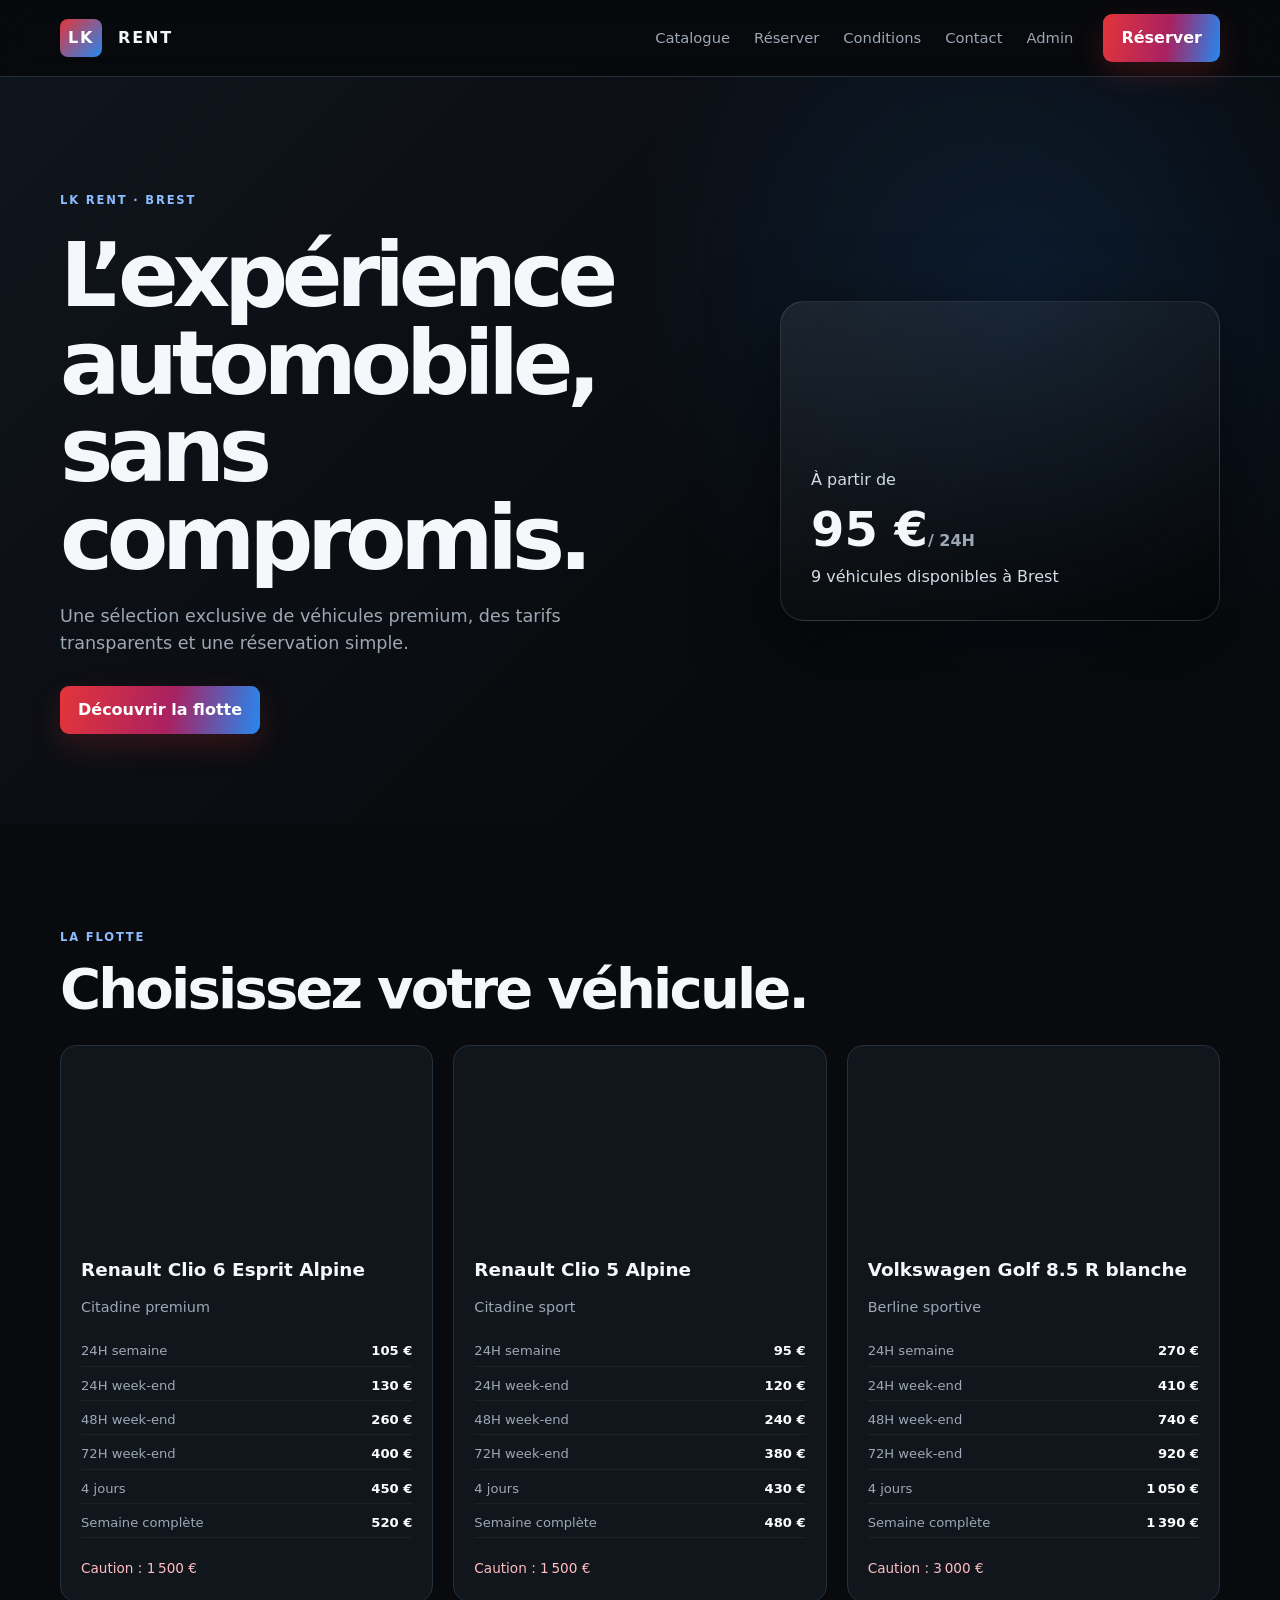
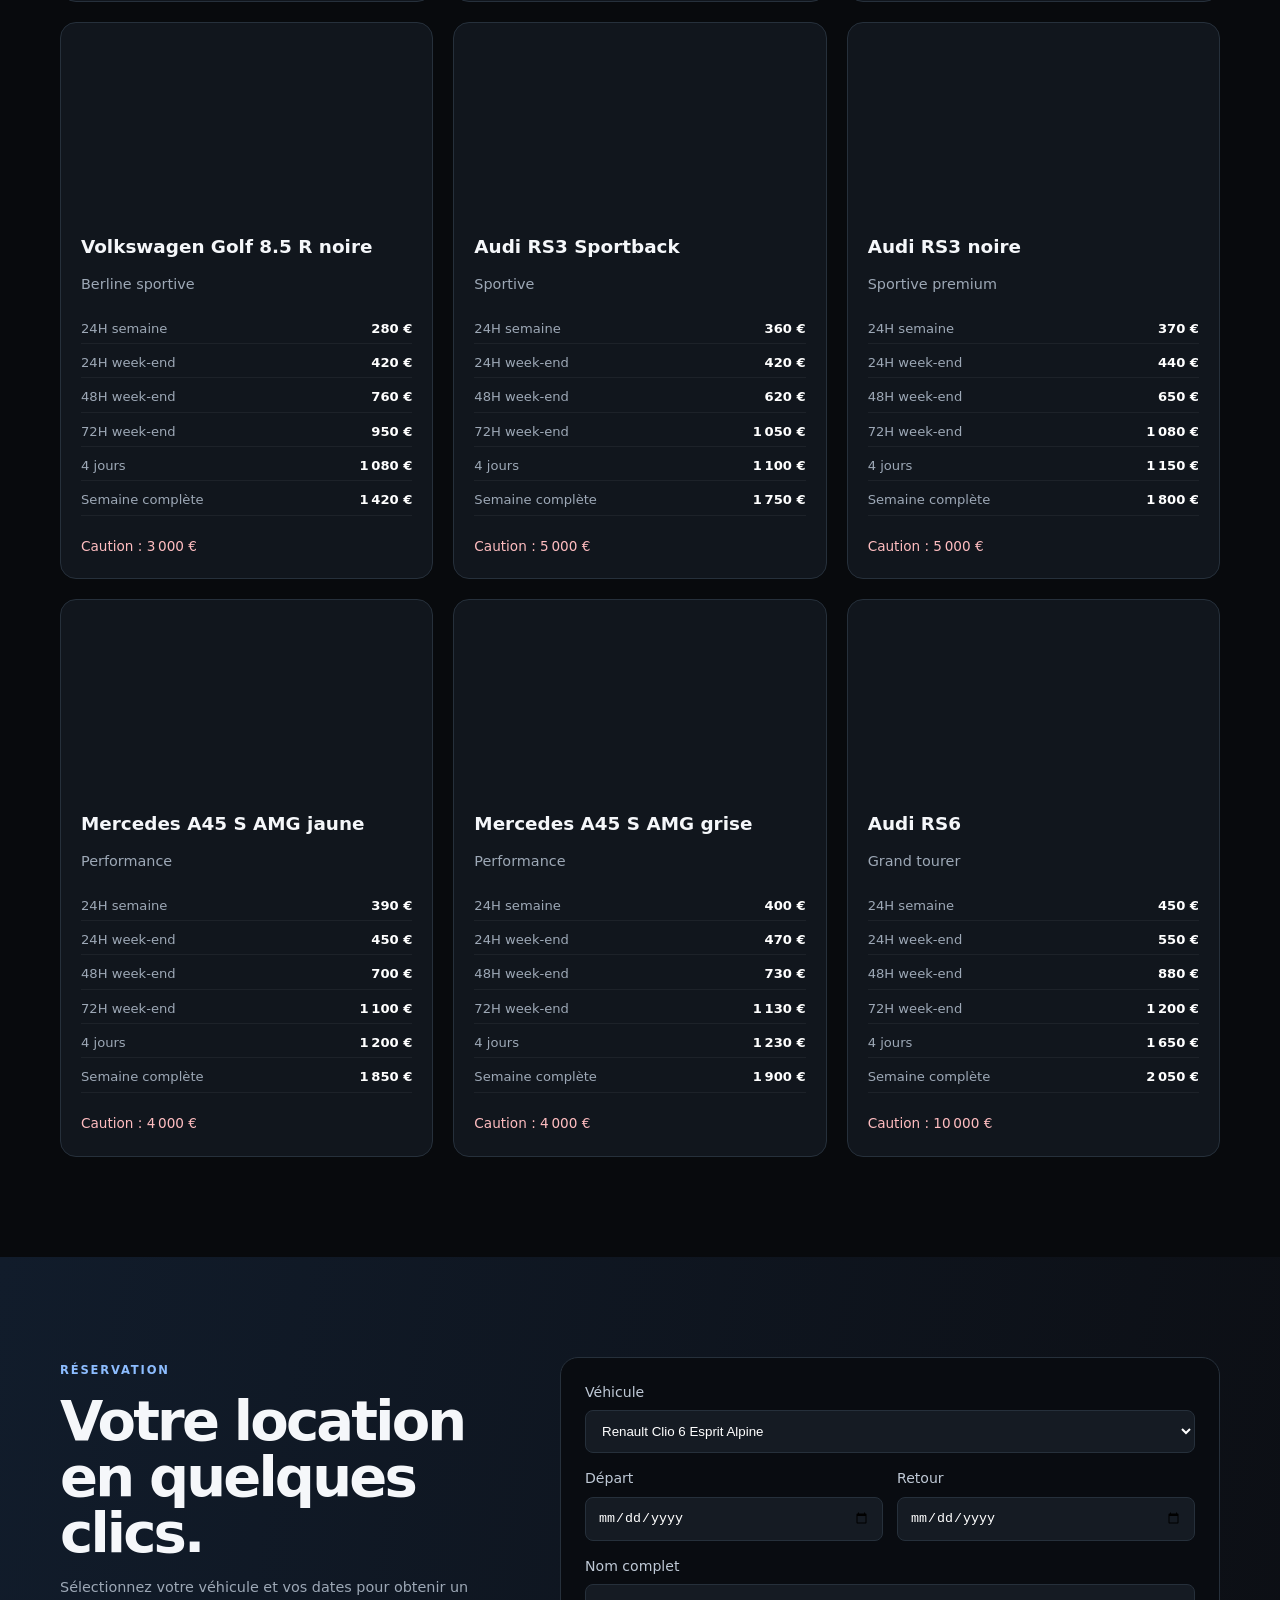
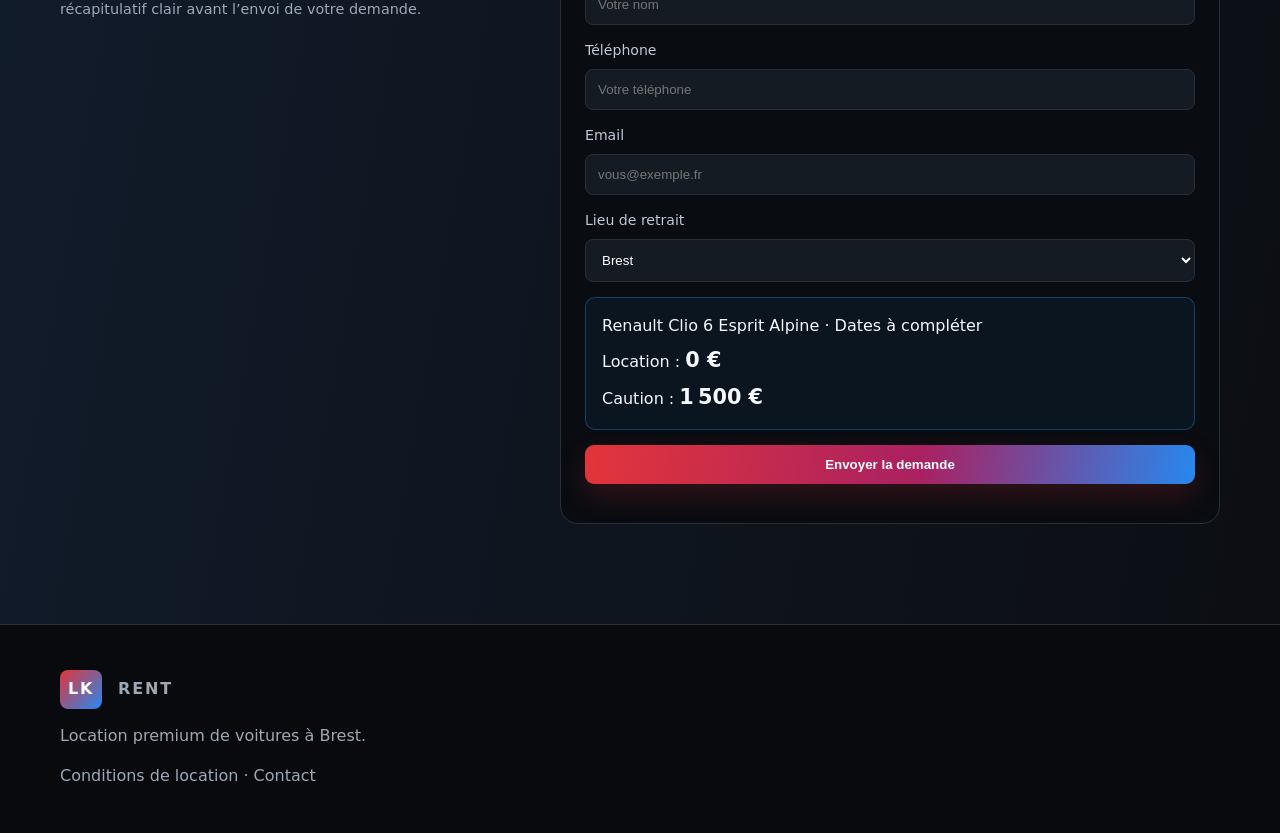
<file: index.html>
<!doctype html><html lang="fr"><head><meta charset="UTF-8"><meta name="viewport" content="width=device-width,initial-scale=1"><meta name="description" content="LK RENT — location de voitures premium à Brest"><title>LK RENT — Location premium à Brest</title><link rel="stylesheet" href="styles.css"></head><body><header><div class="nav wrap"><a class="logo" href="index.html"><b>LK</b> RENT</a><nav><a href="#catalogue">Catalogue</a><a href="#reservation">Réserver</a><a href="conditions.html">Conditions</a><a href="contact.html">Contact</a><a href="admin.html">Admin</a></nav><a class="button red" href="#reservation">Réserver</a></div></header><main><section class="hero"><div class="wrap hero-grid"><div><small>LK RENT · BREST</small><h1>L’expérience automobile, sans compromis.</h1><p>Une sélection exclusive de véhicules premium, des tarifs transparents et une réservation simple.</p><a class="button red" href="#catalogue">Découvrir la flotte</a></div><div class="hero-card"><span>À partir de</span><strong>95 €<i>/ 24H</i></strong><span>9 véhicules disponibles à Brest</span></div></div></section><section class="wrap section" id="catalogue"><div class="heading"><small>LA FLOTTE</small><h2>Choisissez votre véhicule.</h2></div><div id="catalogue-grid" class="cars"></div></section><section class="reservation section" id="reservation"><div class="wrap booking-grid"><div><small>RÉSERVATION</small><h2>Votre location en quelques clics.</h2><p class="muted">Sélectionnez votre véhicule et vos dates pour obtenir un récapitulatif clair avant l’envoi de votre demande.</p></div><form id="booking-form" class="panel"><label>Véhicule<select id="vehicle" required></select></label><div class="two"><label>Départ<input id="start" type="date" required></label><label>Retour<input id="end" type="date" required></label></div><label>Nom complet<input id="customer" required placeholder="Votre nom"></label><label>Téléphone<input id="phone" type="tel" required placeholder="Votre téléphone"></label><label>Email<input id="email" type="email" required placeholder="vous@exemple.fr"></label><label>Lieu de retrait<select id="location"><option>Brest</option></select></label><div id="summary" class="summary"></div><button class="button red" type="submit">Envoyer la demande</button><p id="booking-message" class="message"></p></form></div></section></main><footer><div class="wrap"><a class="logo" href="index.html"><b>LK</b> RENT</a><p>Location premium de voitures à Brest.</p><a href="conditions.html">Conditions de location</a> · <a href="contact.html">Contact</a></div></footer><script src="app.js"></script></body></html>
</file>
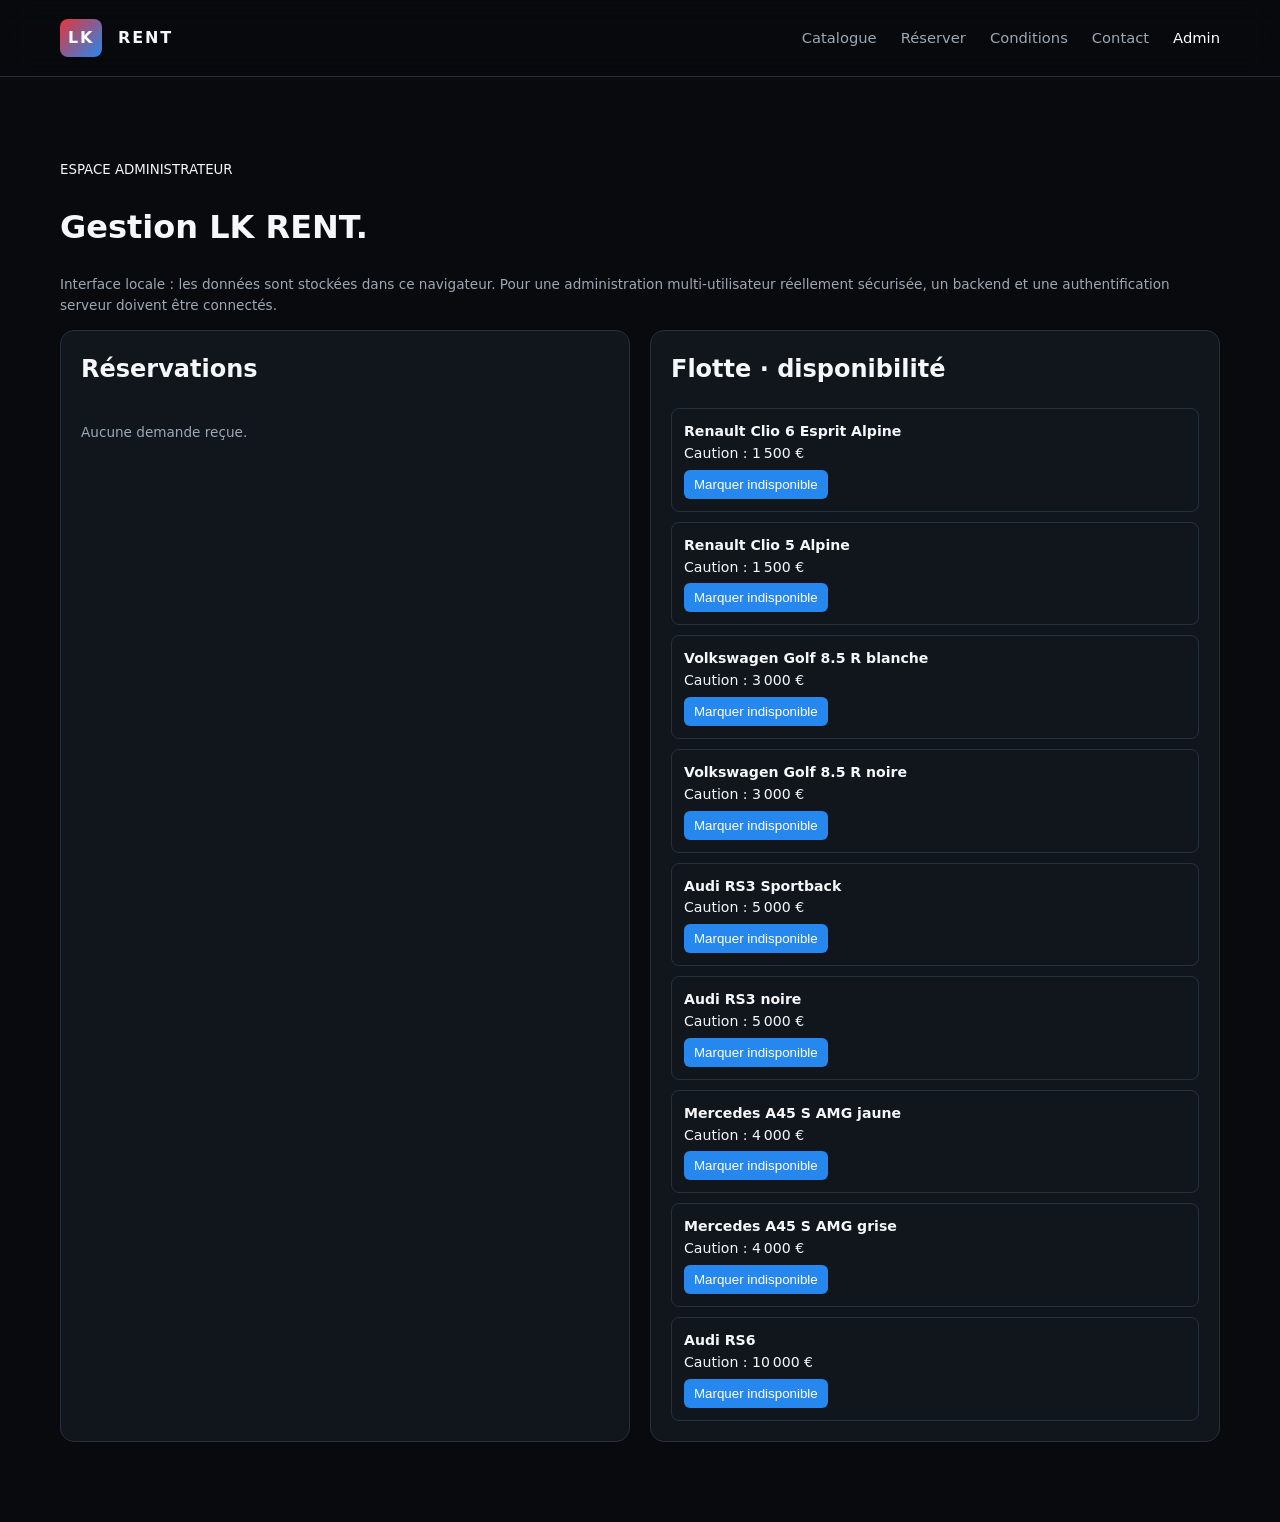
<file: admin.html>
<!doctype html><html lang="fr"><head><meta charset="UTF-8"><meta name="viewport" content="width=device-width,initial-scale=1"><title>Administration — LK RENT</title><link rel="stylesheet" href="styles.css"></head><body><header><div class="nav wrap"><a class="logo" href="index.html"><b>LK</b> RENT</a><nav><a href="index.html#catalogue">Catalogue</a><a href="index.html#reservation">Réserver</a><a href="conditions.html">Conditions</a><a href="contact.html">Contact</a><a class="active" href="admin.html">Admin</a></nav></div></header><main class="page"><div class="wrap"><small>ESPACE ADMINISTRATEUR</small><h1>Gestion LK RENT.</h1><p class="notice">Interface locale : les données sont stockées dans ce navigateur. Pour une administration multi-utilisateur réellement sécurisée, un backend et une authentification serveur doivent être connectés.</p><div class="admin-grid"><section class="admin-card"><h2>Réservations</h2><div id="reservations" class="admin-list"></div></section><section class="admin-card"><h2>Flotte · disponibilité</h2><div id="fleet" class="admin-list"></div></section></div></div></main><script src="admin.js"></script></body></html>
</file>
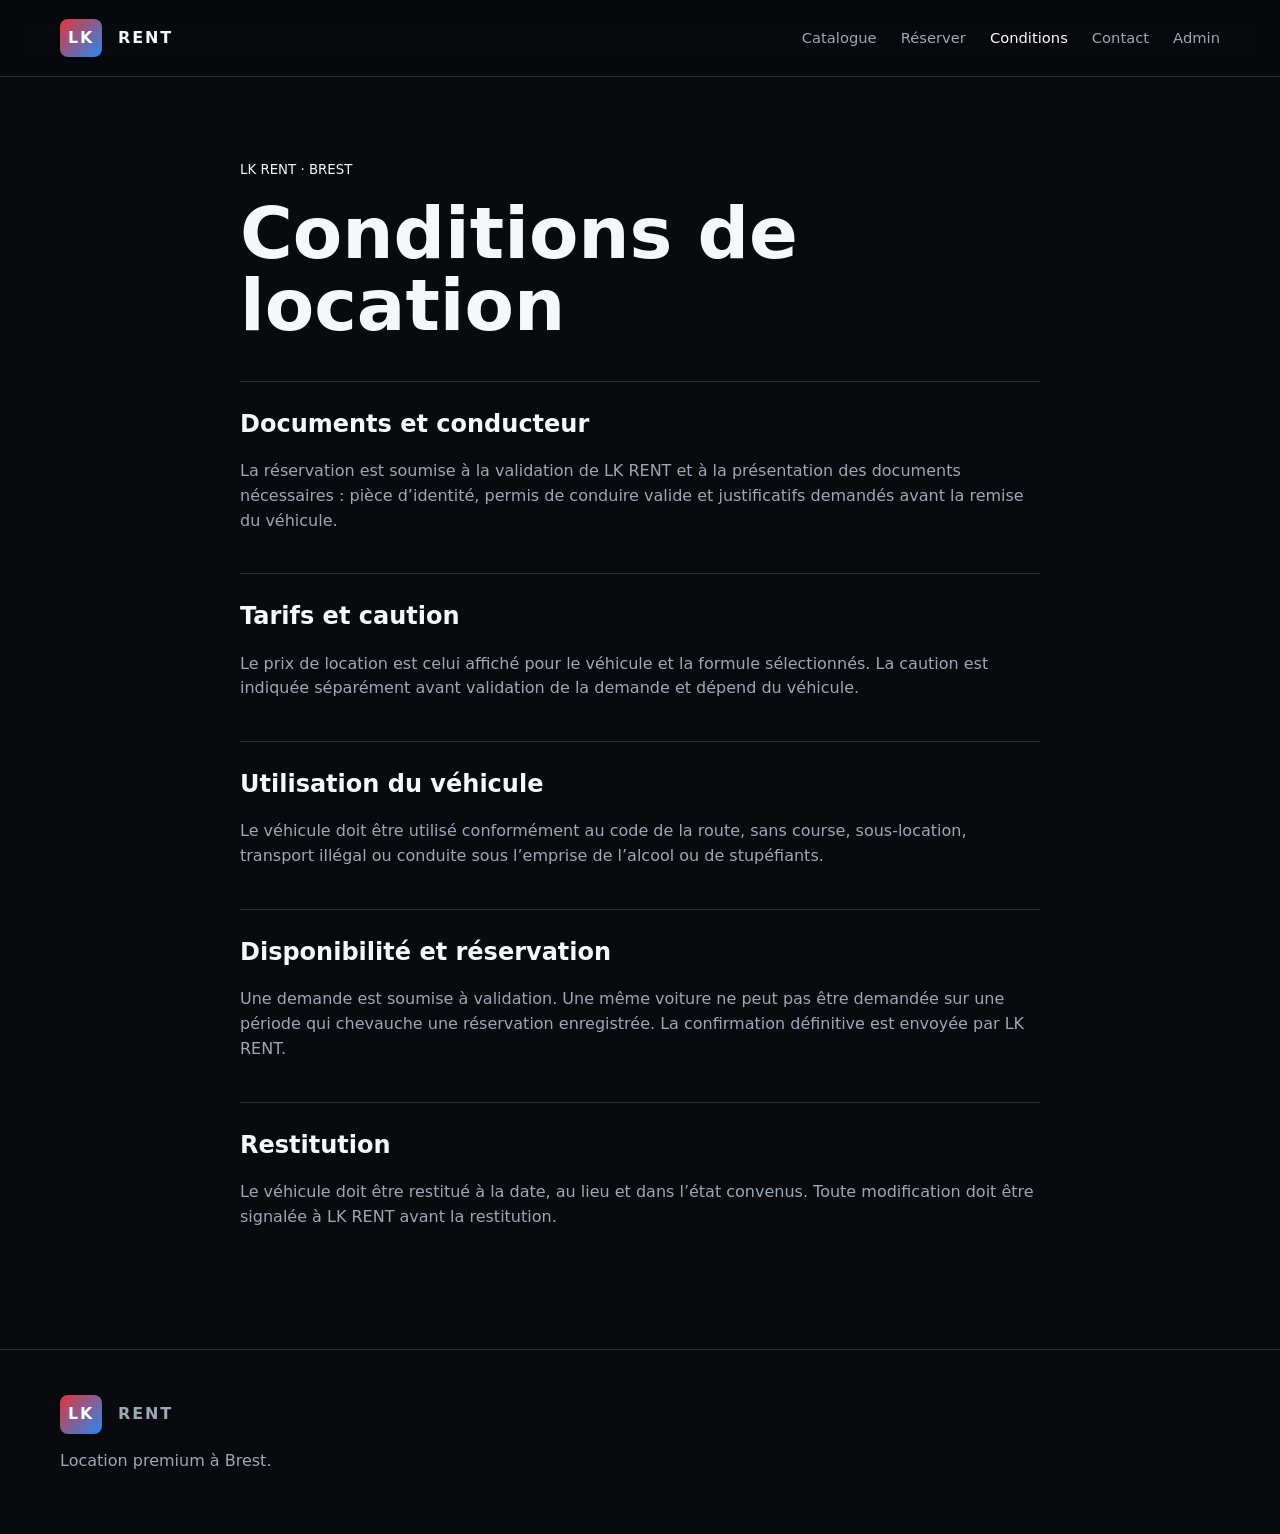
<file: conditions.html>
<!doctype html><html lang="fr"><head><meta charset="UTF-8"><meta name="viewport" content="width=device-width,initial-scale=1"><title>Conditions — LK RENT</title><link rel="stylesheet" href="styles.css"></head><body><header><div class="nav wrap"><a class="logo" href="index.html"><b>LK</b> RENT</a><nav><a href="index.html#catalogue">Catalogue</a><a href="index.html#reservation">Réserver</a><a class="active" href="conditions.html">Conditions</a><a href="contact.html">Contact</a><a href="admin.html">Admin</a></nav></div></header><main class="page"><div class="wrap content"><small>LK RENT · BREST</small><h1>Conditions de location</h1><article><h2>Documents et conducteur</h2><p>La réservation est soumise à la validation de LK RENT et à la présentation des documents nécessaires : pièce d’identité, permis de conduire valide et justificatifs demandés avant la remise du véhicule.</p></article><article><h2>Tarifs et caution</h2><p>Le prix de location est celui affiché pour le véhicule et la formule sélectionnés. La caution est indiquée séparément avant validation de la demande et dépend du véhicule.</p></article><article><h2>Utilisation du véhicule</h2><p>Le véhicule doit être utilisé conformément au code de la route, sans course, sous-location, transport illégal ou conduite sous l’emprise de l’alcool ou de stupéfiants.</p></article><article><h2>Disponibilité et réservation</h2><p>Une demande est soumise à validation. Une même voiture ne peut pas être demandée sur une période qui chevauche une réservation enregistrée. La confirmation définitive est envoyée par LK RENT.</p></article><article><h2>Restitution</h2><p>Le véhicule doit être restitué à la date, au lieu et dans l’état convenus. Toute modification doit être signalée à LK RENT avant la restitution.</p></article></div></main><footer><div class="wrap"><a class="logo" href="index.html"><b>LK</b> RENT</a><p>Location premium à Brest.</p></div></footer></body></html>
</file>
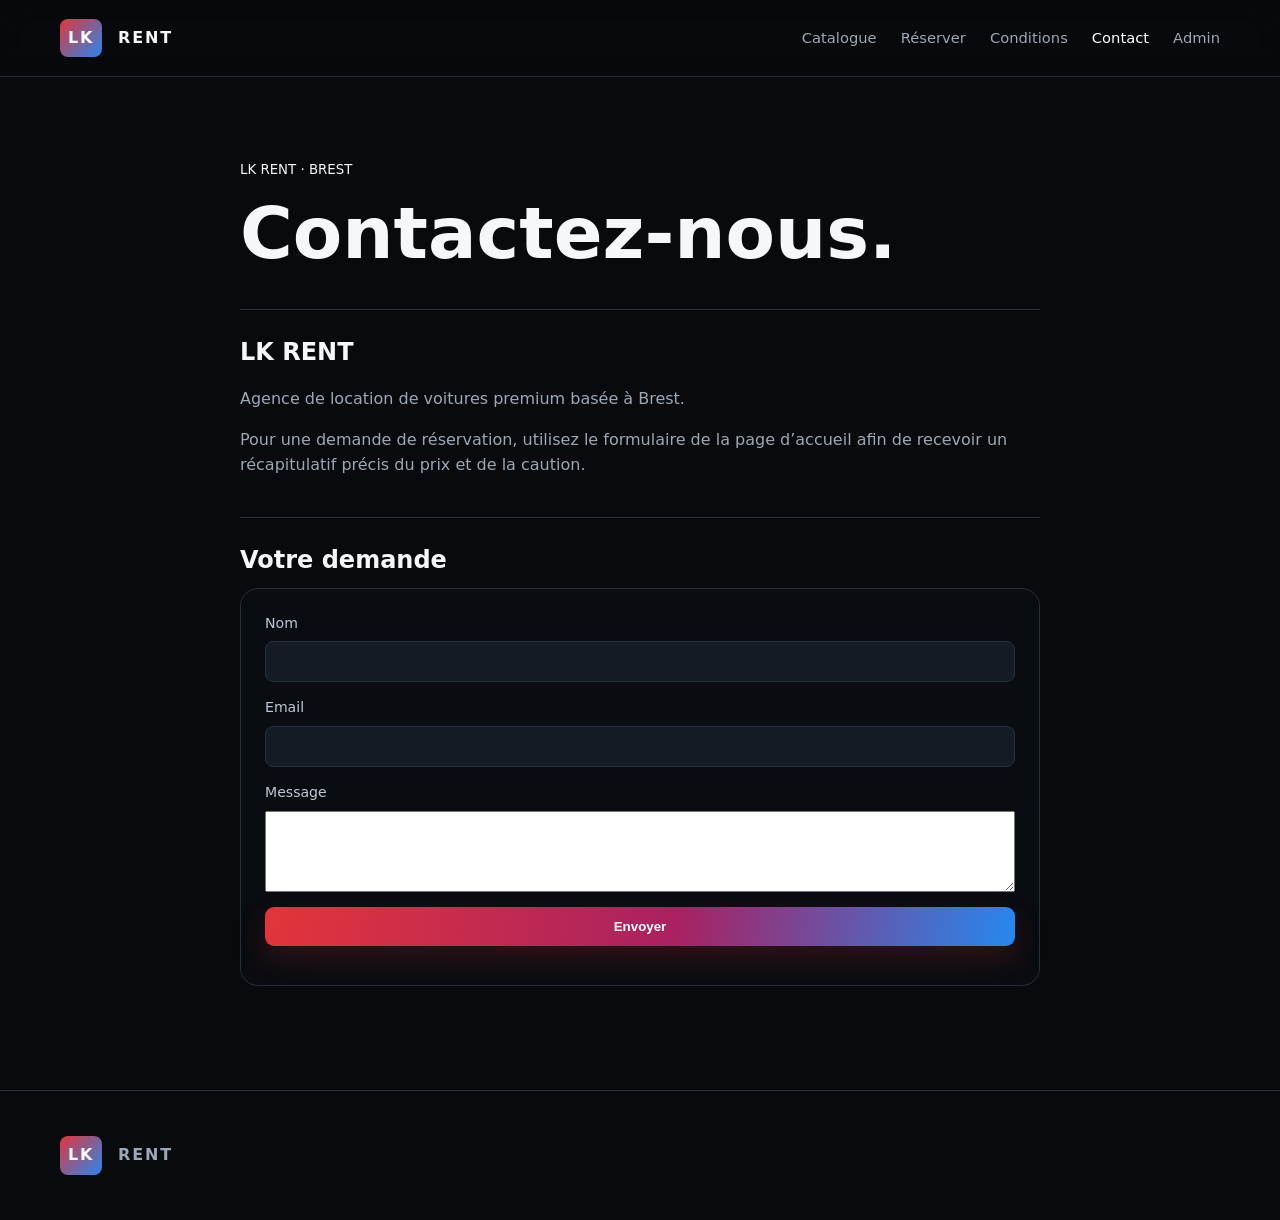
<file: contact.html>
<!doctype html><html lang="fr"><head><meta charset="UTF-8"><meta name="viewport" content="width=device-width,initial-scale=1"><title>Contact — LK RENT</title><link rel="stylesheet" href="styles.css"></head><body><header><div class="nav wrap"><a class="logo" href="index.html"><b>LK</b> RENT</a><nav><a href="index.html#catalogue">Catalogue</a><a href="index.html#reservation">Réserver</a><a href="conditions.html">Conditions</a><a class="active" href="contact.html">Contact</a><a href="admin.html">Admin</a></nav></div></header><main class="page"><div class="wrap content"><small>LK RENT · BREST</small><h1>Contactez-nous.</h1><article><h2>LK RENT</h2><p>Agence de location de voitures premium basée à Brest.</p><p>Pour une demande de réservation, utilisez le formulaire de la page d’accueil afin de recevoir un récapitulatif précis du prix et de la caution.</p></article><article><h2>Votre demande</h2><form id="contact" class="panel"><label>Nom<input required></label><label>Email<input type="email" required></label><label>Message<textarea rows="5" required></textarea></label><button class="button red">Envoyer</button><p id="sent" class="message"></p></form></article></div></main><footer><div class="wrap"><a class="logo" href="index.html"><b>LK</b> RENT</a></div></footer><script>document.querySelector('#contact').onsubmit=e=>{e.preventDefault();document.querySelector('#sent').textContent='Message enregistré. LK RENT vous répondra rapidement.';e.target.reset()}</script></body></html>
</file>
<file: styles.css>
:root{--black:#080a0d;--panel:#11161d;--line:#26303b;--white:#f5f7fa;--muted:#9da8b6;--red:#e3353a;--blue:#2688ef}*{box-sizing:border-box}html{scroll-behavior:smooth}body{margin:0;background:var(--black);color:var(--white);font-family:Inter,ui-sans-serif,system-ui,-apple-system,sans-serif;line-height:1.55}a{color:inherit;text-decoration:none}.wrap{width:min(1160px,calc(100% - 32px));margin:auto}header{position:sticky;top:0;z-index:5;background:#080a0ddd;backdrop-filter:blur(14px);border-bottom:1px solid var(--line)}.nav{height:76px;display:flex;align-items:center;gap:30px}.logo{font-weight:900;letter-spacing:.12em}.logo b{display:inline-grid;place-items:center;background:linear-gradient(135deg,var(--red),var(--blue));border-radius:8px;padding:7px 8px;margin-right:8px;color:#fff}.nav nav{display:flex;gap:24px;margin-left:auto;color:var(--muted);font-size:.92rem}.nav nav a:hover,.nav nav a.active{color:#fff}.button{border:0;border-radius:9px;padding:12px 18px;color:#fff;font-weight:800;cursor:pointer;display:inline-block}.red{background:linear-gradient(100deg,var(--red),#a92161 55%,var(--blue));box-shadow:0 12px 30px #e3353a30}.hero{padding:110px 0 90px;background:radial-gradient(circle at 80% 30%,#1767bd30,transparent 35%),linear-gradient(135deg,#10151d,#080a0d 65%)}.hero-grid{display:grid;grid-template-columns:1.2fr .8fr;gap:60px;align-items:center}.hero small,.section> .wrap>small,.heading small,.booking-grid>div>small{color:#8dbdff;letter-spacing:.16em;font-weight:800;font-size:.72rem}.hero h1{font-size:clamp(2.8rem,7vw,5.8rem);line-height:.98;letter-spacing:-.07em;max-width:780px;margin:20px 0}.hero p{color:var(--muted);max-width:560px;font-size:1.1rem;margin:0 0 28px}.hero-card{min-height:320px;border:1px solid #ffffff20;border-radius:24px;padding:30px;display:flex;flex-direction:column;justify-content:end;background:linear-gradient(160deg,#ffffff12,#0008),url('https://images.unsplash.com/photo-1503376780353-7e6692767b70?auto=format&fit=crop&w=900&q=80') center/cover;box-shadow:0 25px 80px #0008}.hero-card span{color:#d3dbe6}.hero-card strong{font-size:3rem;line-height:1;margin:12px 0}.hero-card i{font-size:1rem;font-style:normal;color:var(--muted)}.section{padding:100px 0}.heading{margin-bottom:28px}.heading h2,.booking-grid h2{font-size:clamp(2rem,5vw,3.5rem);line-height:1;letter-spacing:-.05em;margin:12px 0}.cars{display:grid;grid-template-columns:repeat(3,1fr);gap:20px}.car{background:var(--panel);border:1px solid var(--line);border-radius:16px;overflow:hidden}.car-img{height:190px;background-size:cover;background-position:center}.car-body{padding:20px}.car h3{font-size:1.15rem;margin:0 0 10px}.car .type,.muted{color:var(--muted);font-size:.9rem}.price-list{display:grid;gap:5px;margin:18px 0}.price-list div{display:flex;justify-content:space-between;border-bottom:1px solid #ffffff0d;padding:4px 0;font-size:.82rem;color:var(--muted)}.price-list b{color:#fff}.caution{color:#ffbdc0;font-size:.85rem}.reservation{background:linear-gradient(100deg,#111c2b,#0c0e13)}.booking-grid{display:grid;grid-template-columns:.8fr 1.2fr;gap:60px;align-items:start}.panel{display:grid;gap:15px;background:#090c11;border:1px solid var(--line);border-radius:18px;padding:24px}label{display:grid;gap:7px;color:#bfc9d6;font-size:.88rem}input,select{width:100%;background:#151b23;border:1px solid var(--line);border-radius:8px;color:#fff;padding:12px;outline:none}input:focus,select:focus{border-color:var(--blue)}.two{display:grid;grid-template-columns:1fr 1fr;gap:14px}.summary{border:1px solid #2688ef60;background:#2688ef12;border-radius:10px;padding:16px;display:grid;gap:5px}.summary strong{font-size:1.3rem}.message{margin:0;color:#7ee2a8;font-size:.9rem}footer{padding:45px 0;border-top:1px solid var(--line);color:var(--muted)}footer p{margin:15px 0}.page{padding:80px 0;min-height:70vh}.content{max-width:800px}.content h1{font-size:clamp(2.3rem,6vw,4.5rem);line-height:1;margin:15px 0 40px}.content article{border-top:1px solid var(--line);padding:24px 0}.content h2{margin:0 0 8px}.content p{color:var(--muted)}.admin-grid{display:grid;grid-template-columns:repeat(2,1fr);gap:20px}.admin-card{background:var(--panel);border:1px solid var(--line);border-radius:14px;padding:20px}.admin-card h2{margin-top:0}.admin-list{display:grid;gap:10px}.admin-item{border:1px solid var(--line);border-radius:8px;padding:12px;font-size:.88rem}.admin-item button{margin:5px 5px 0 0;padding:7px 10px;border:0;border-radius:6px;cursor:pointer}.blue{background:var(--blue);color:#fff}.danger{background:#6e2027;color:#fff}.notice{color:var(--muted);font-size:.85rem}@media(max-width:850px){.hero-grid,.booking-grid{grid-template-columns:1fr;gap:35px}.cars{grid-template-columns:repeat(2,1fr)}.nav nav{display:none}.nav .button{margin-left:auto}}@media(max-width:560px){.hero{padding:70px 0}.section{padding:70px 0}.cars,.admin-grid,.two{grid-template-columns:1fr}.hero-card{min-height:240px}.nav{height:68px}.car-img{height:175px}}
</file>
